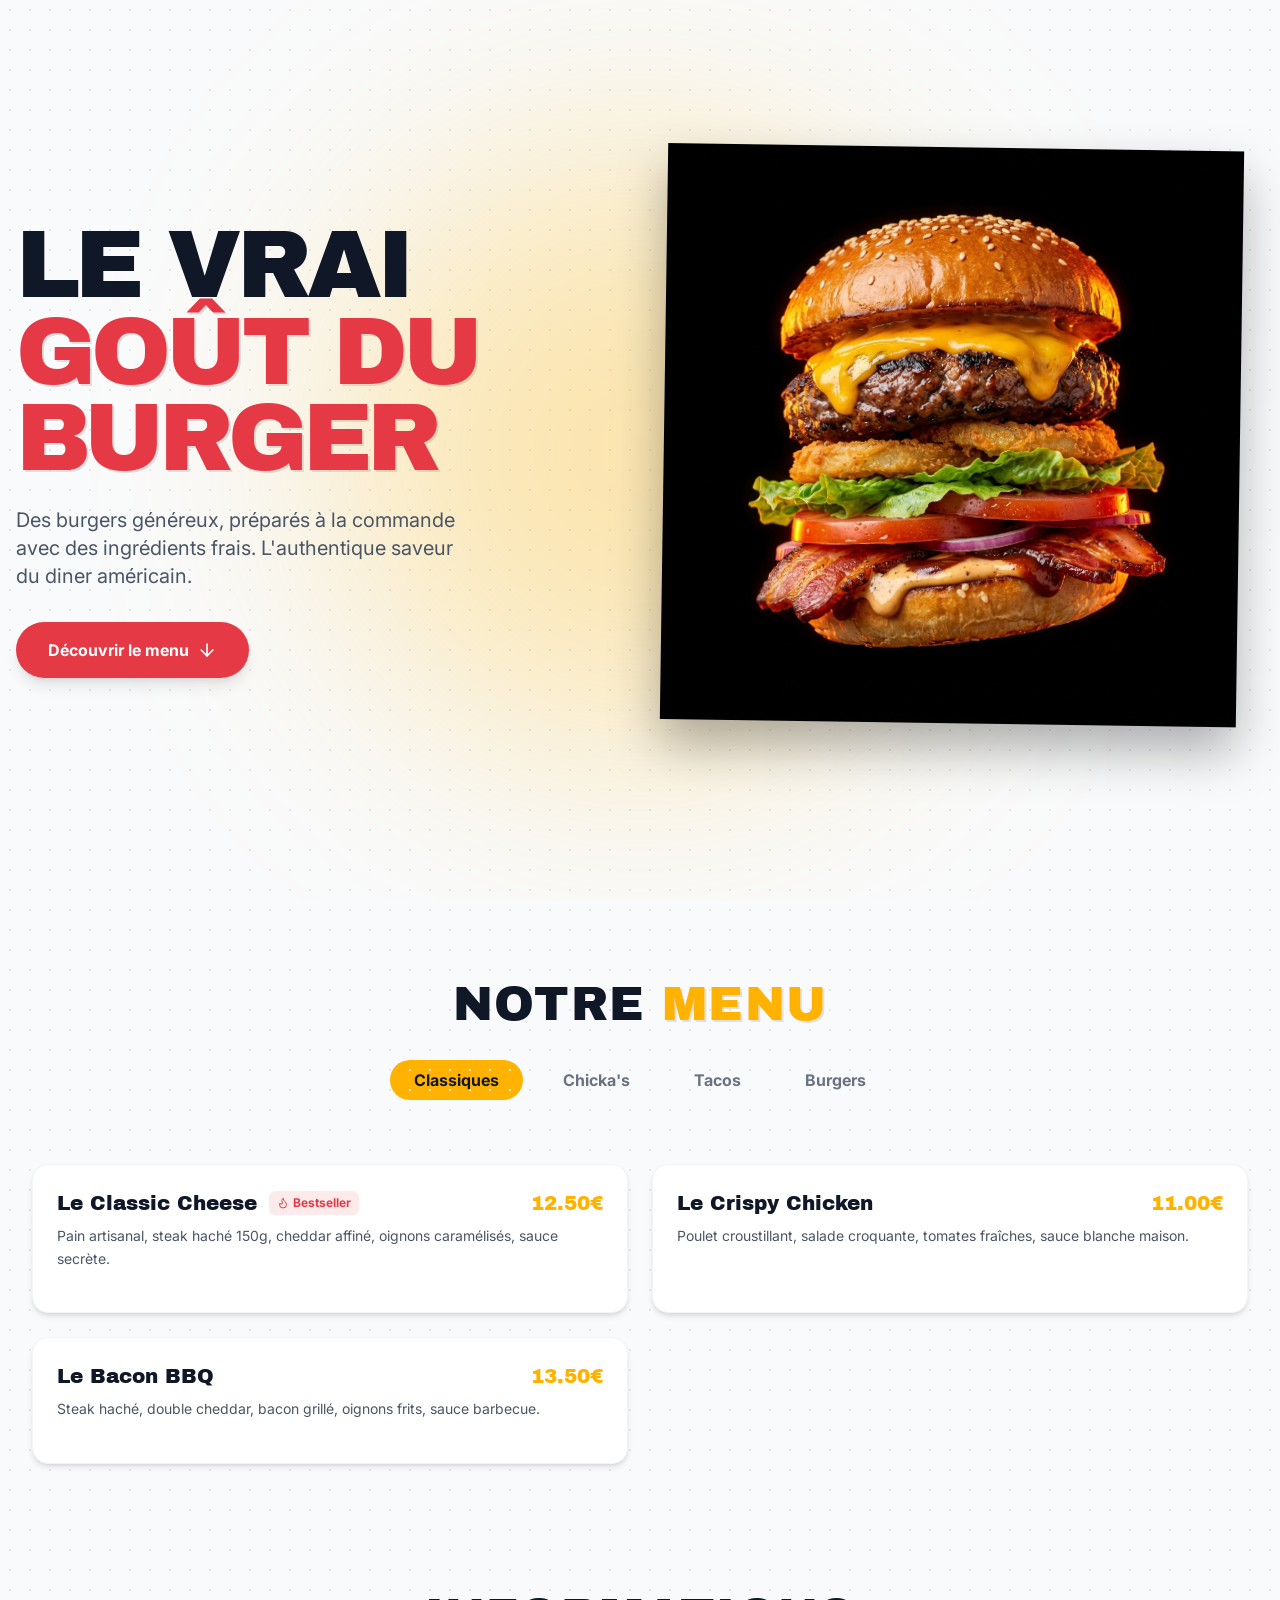
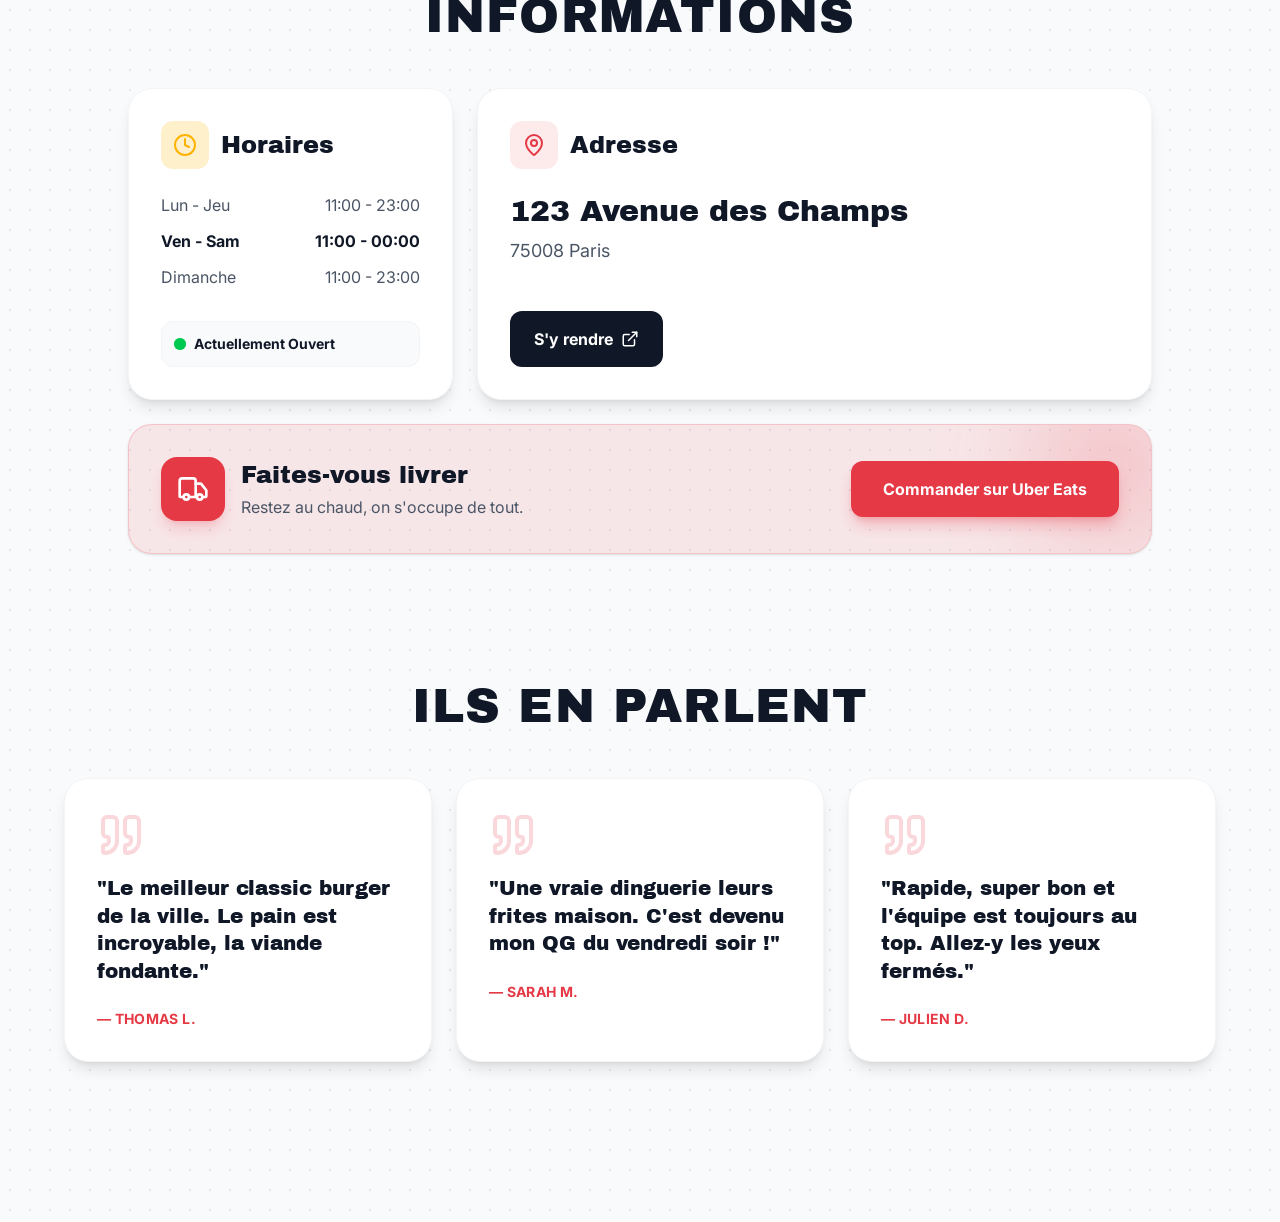
<file: projets/ya-ka-manger/index.html>
<!doctype html>
<html lang="fr">
  <head>
    <meta charset="UTF-8" />
    <link rel="icon" type="image/svg+xml" href="/vite.svg" />
    <meta name="viewport" content="width=device-width, initial-scale=1.0" />
    <title>Classic Burger - Fast Food & Diner</title>
    
    <!-- Google Fonts: Archivo Black (Display) & Inter (Body) -->
    <link rel="preconnect" href="https://fonts.googleapis.com">
    <link rel="preconnect" href="https://fonts.gstatic.com" crossorigin>
    <link href="https://fonts.googleapis.com/css2?family=Archivo+Black&family=Inter:ital,opsz,wght@0,14..32,100..900;1,14..32,100..900&display=swap" rel="stylesheet">
    <script type="module" crossorigin src="./assets/index-CrniWJkH.js"></script>
    <link rel="stylesheet" crossorigin href="./assets/index-CWWIq5dw.css">
  </head>
  <body>
    <div id="root"></div>
  </body>
</html>
</file>
<file: projets/ya-ka-manger/assets/index-CWWIq5dw.css>
/*! tailwindcss v4.2.4 | MIT License | https://tailwindcss.com */
@layer properties{@supports (((-webkit-hyphens:none)) and (not (margin-trim:inline))) or ((-moz-orient:inline) and (not (color:rgb(from red r g b)))){*,:before,:after,::backdrop{--tw-translate-x:0;--tw-translate-y:0;--tw-translate-z:0;--tw-rotate-x:initial;--tw-rotate-y:initial;--tw-rotate-z:initial;--tw-skew-x:initial;--tw-skew-y:initial;--tw-space-y-reverse:0;--tw-space-x-reverse:0;--tw-border-style:solid;--tw-gradient-position:initial;--tw-gradient-from:#0000;--tw-gradient-via:#0000;--tw-gradient-to:#0000;--tw-gradient-stops:initial;--tw-gradient-via-stops:initial;--tw-gradient-from-position:0%;--tw-gradient-via-position:50%;--tw-gradient-to-position:100%;--tw-leading:initial;--tw-font-weight:initial;--tw-tracking:initial;--tw-shadow:0 0 #0000;--tw-shadow-color:initial;--tw-shadow-alpha:100%;--tw-inset-shadow:0 0 #0000;--tw-inset-shadow-color:initial;--tw-inset-shadow-alpha:100%;--tw-ring-color:initial;--tw-ring-shadow:0 0 #0000;--tw-inset-ring-color:initial;--tw-inset-ring-shadow:0 0 #0000;--tw-ring-inset:initial;--tw-ring-offset-width:0px;--tw-ring-offset-color:#fff;--tw-ring-offset-shadow:0 0 #0000;--tw-blur:initial;--tw-brightness:initial;--tw-contrast:initial;--tw-grayscale:initial;--tw-hue-rotate:initial;--tw-invert:initial;--tw-opacity:initial;--tw-saturate:initial;--tw-sepia:initial;--tw-drop-shadow:initial;--tw-drop-shadow-color:initial;--tw-drop-shadow-alpha:100%;--tw-drop-shadow-size:initial}}}@layer theme{:root,:host{--font-sans:ui-sans-serif, system-ui, sans-serif, "Apple Color Emoji", "Segoe UI Emoji", "Segoe UI Symbol", "Noto Color Emoji";--font-mono:ui-monospace, SFMono-Regular, Menlo, Monaco, Consolas, "Liberation Mono", "Courier New", monospace;--color-red-400:oklch(70.4% .191 22.216);--color-red-500:oklch(63.7% .237 25.331);--color-red-700:oklch(50.5% .213 27.518);--color-green-400:oklch(79.2% .209 151.711);--color-green-500:oklch(72.3% .219 149.579);--color-gray-50:oklch(98.5% .002 247.839);--color-gray-100:oklch(96.7% .003 264.542);--color-gray-500:oklch(55.1% .027 264.364);--color-gray-600:oklch(44.6% .03 256.802);--color-gray-800:oklch(27.8% .033 256.848);--color-gray-900:oklch(21% .034 264.665);--color-white:#fff;--spacing:.25rem;--container-md:28rem;--container-lg:32rem;--container-xl:36rem;--container-5xl:64rem;--container-6xl:72rem;--container-7xl:80rem;--text-xs:.75rem;--text-xs--line-height:calc(1 / .75);--text-sm:.875rem;--text-sm--line-height:calc(1.25 / .875);--text-base:1rem;--text-base--line-height:calc(1.5 / 1);--text-lg:1.125rem;--text-lg--line-height:calc(1.75 / 1.125);--text-xl:1.25rem;--text-xl--line-height:calc(1.75 / 1.25);--text-2xl:1.5rem;--text-2xl--line-height:calc(2 / 1.5);--text-3xl:1.875rem;--text-3xl--line-height:calc(2.25 / 1.875);--text-4xl:2.25rem;--text-4xl--line-height:calc(2.5 / 2.25);--text-5xl:3rem;--text-5xl--line-height:1;--text-6xl:3.75rem;--text-6xl--line-height:1;--text-7xl:4.5rem;--text-7xl--line-height:1;--text-8xl:6rem;--text-8xl--line-height:1;--font-weight-bold:700;--tracking-tighter:-.05em;--tracking-wide:.025em;--leading-snug:1.375;--leading-relaxed:1.625;--radius-md:.375rem;--radius-xl:.75rem;--radius-2xl:1rem;--radius-3xl:1.5rem;--drop-shadow-2xl:0 25px 25px #00000026;--animate-ping:ping 1s cubic-bezier(0, 0, .2, 1) infinite;--default-transition-duration:.15s;--default-transition-timing-function:cubic-bezier(.4, 0, .2, 1);--default-font-family:var(--font-sans);--default-mono-font-family:var(--font-mono);--color-primary:#e63946;--color-secondary:#ffb300;--color-background:#f9fafb;--color-surface:#fff;--font-display:"Archivo Black", sans-serif;--font-body:"Inter", sans-serif}}@layer base{*,:after,:before,::backdrop{box-sizing:border-box;border:0 solid;margin:0;padding:0}::file-selector-button{box-sizing:border-box;border:0 solid;margin:0;padding:0}html,:host{-webkit-text-size-adjust:100%;tab-size:4;line-height:1.5;font-family:var(--default-font-family,ui-sans-serif, system-ui, sans-serif, "Apple Color Emoji", "Segoe UI Emoji", "Segoe UI Symbol", "Noto Color Emoji");font-feature-settings:var(--default-font-feature-settings,normal);font-variation-settings:var(--default-font-variation-settings,normal);-webkit-tap-highlight-color:transparent}hr{height:0;color:inherit;border-top-width:1px}abbr:where([title]){-webkit-text-decoration:underline dotted;text-decoration:underline dotted}h1,h2,h3,h4,h5,h6{font-size:inherit;font-weight:inherit}a{color:inherit;-webkit-text-decoration:inherit;-webkit-text-decoration:inherit;-webkit-text-decoration:inherit;-webkit-text-decoration:inherit;text-decoration:inherit}b,strong{font-weight:bolder}code,kbd,samp,pre{font-family:var(--default-mono-font-family,ui-monospace, SFMono-Regular, Menlo, Monaco, Consolas, "Liberation Mono", "Courier New", monospace);font-feature-settings:var(--default-mono-font-feature-settings,normal);font-variation-settings:var(--default-mono-font-variation-settings,normal);font-size:1em}small{font-size:80%}sub,sup{vertical-align:baseline;font-size:75%;line-height:0;position:relative}sub{bottom:-.25em}sup{top:-.5em}table{text-indent:0;border-color:inherit;border-collapse:collapse}:-moz-focusring{outline:auto}progress{vertical-align:baseline}summary{display:list-item}ol,ul,menu{list-style:none}img,svg,video,canvas,audio,iframe,embed,object{vertical-align:middle;display:block}img,video{max-width:100%;height:auto}button,input,select,optgroup,textarea{font:inherit;font-feature-settings:inherit;font-variation-settings:inherit;letter-spacing:inherit;color:inherit;opacity:1;background-color:#0000;border-radius:0}::file-selector-button{font:inherit;font-feature-settings:inherit;font-variation-settings:inherit;letter-spacing:inherit;color:inherit;opacity:1;background-color:#0000;border-radius:0}:where(select:is([multiple],[size])) optgroup{font-weight:bolder}:where(select:is([multiple],[size])) optgroup option{padding-inline-start:20px}::file-selector-button{margin-inline-end:4px}::placeholder{opacity:1}@supports (not ((-webkit-appearance:-apple-pay-button))) or (contain-intrinsic-size:1px){::placeholder{color:currentColor}@supports (color:color-mix(in lab, red, red)){::placeholder{color:color-mix(in oklab, currentcolor 50%, transparent)}}}textarea{resize:vertical}::-webkit-search-decoration{-webkit-appearance:none}::-webkit-date-and-time-value{min-height:1lh;text-align:inherit}::-webkit-datetime-edit{display:inline-flex}::-webkit-datetime-edit-fields-wrapper{padding:0}::-webkit-datetime-edit{padding-block:0}::-webkit-datetime-edit-year-field{padding-block:0}::-webkit-datetime-edit-month-field{padding-block:0}::-webkit-datetime-edit-day-field{padding-block:0}::-webkit-datetime-edit-hour-field{padding-block:0}::-webkit-datetime-edit-minute-field{padding-block:0}::-webkit-datetime-edit-second-field{padding-block:0}::-webkit-datetime-edit-millisecond-field{padding-block:0}::-webkit-datetime-edit-meridiem-field{padding-block:0}::-webkit-calendar-picker-indicator{line-height:1}:-moz-ui-invalid{box-shadow:none}button,input:where([type=button],[type=reset],[type=submit]){appearance:button}::file-selector-button{appearance:button}::-webkit-inner-spin-button{height:auto}::-webkit-outer-spin-button{height:auto}[hidden]:where(:not([hidden=until-found])){display:none!important}}@layer components;@layer utilities{.pointer-events-none{pointer-events:none}.absolute{position:absolute}.fixed{position:fixed}.relative{position:relative}.inset-0{inset:calc(var(--spacing) * 0)}.-top-10{top:calc(var(--spacing) * -10)}.top-1\/2{top:50%}.-right-10{right:calc(var(--spacing) * -10)}.bottom-8{bottom:calc(var(--spacing) * 8)}.left-1\/2{left:50%}.-z-10{z-index:calc(10 * -1)}.z-10{z-index:10}.z-20{z-index:20}.z-50{z-index:50}.container{width:100%}@media (width>=40rem){.container{max-width:40rem}}@media (width>=48rem){.container{max-width:48rem}}@media (width>=64rem){.container{max-width:64rem}}@media (width>=80rem){.container{max-width:80rem}}@media (width>=96rem){.container{max-width:96rem}}.mx-auto{margin-inline:auto}.mb-1{margin-bottom:calc(var(--spacing) * 1)}.mb-2{margin-bottom:calc(var(--spacing) * 2)}.mb-4{margin-bottom:calc(var(--spacing) * 4)}.mb-6{margin-bottom:calc(var(--spacing) * 6)}.mb-8{margin-bottom:calc(var(--spacing) * 8)}.mb-12{margin-bottom:calc(var(--spacing) * 12)}.mb-20{margin-bottom:calc(var(--spacing) * 20)}.flex{display:flex}.grid{display:grid}.inline-flex{display:inline-flex}.h-3{height:calc(var(--spacing) * 3)}.h-40{height:calc(var(--spacing) * 40)}.h-\[300px\]{height:300px}.h-auto{height:auto}.h-full{height:100%}.min-h-\[300px\]{min-height:300px}.min-h-screen{min-height:100vh}.w-3{width:calc(var(--spacing) * 3)}.w-40{width:calc(var(--spacing) * 40)}.w-\[300px\]{width:300px}.w-full{width:100%}.max-w-5xl{max-width:var(--container-5xl)}.max-w-6xl{max-width:var(--container-6xl)}.max-w-7xl{max-width:var(--container-7xl)}.max-w-full{max-width:100%}.max-w-md{max-width:var(--container-md)}.-translate-x-1\/2{--tw-translate-x:calc(calc(1 / 2 * 100%) * -1);translate:var(--tw-translate-x) var(--tw-translate-y)}.-translate-y-1\/2{--tw-translate-y:calc(calc(1 / 2 * 100%) * -1);translate:var(--tw-translate-x) var(--tw-translate-y)}.transform{transform:var(--tw-rotate-x,) var(--tw-rotate-y,) var(--tw-rotate-z,) var(--tw-skew-x,) var(--tw-skew-y,)}.animate-ping{animation:var(--animate-ping)}.cursor-pointer{cursor:pointer}.scroll-mt-24{scroll-margin-top:calc(var(--spacing) * 24)}.grid-cols-1{grid-template-columns:repeat(1,minmax(0,1fr))}.flex-col{flex-direction:column}.items-center{align-items:center}.items-start{align-items:flex-start}.justify-between{justify-content:space-between}.justify-center{justify-content:center}.gap-1{gap:calc(var(--spacing) * 1)}.gap-2{gap:calc(var(--spacing) * 2)}.gap-3{gap:calc(var(--spacing) * 3)}.gap-4{gap:calc(var(--spacing) * 4)}.gap-6{gap:calc(var(--spacing) * 6)}:where(.space-y-3>:not(:last-child)){--tw-space-y-reverse:0;margin-block-start:calc(calc(var(--spacing) * 3) * var(--tw-space-y-reverse));margin-block-end:calc(calc(var(--spacing) * 3) * calc(1 - var(--tw-space-y-reverse)))}:where(.space-y-32>:not(:last-child)){--tw-space-y-reverse:0;margin-block-start:calc(calc(var(--spacing) * 32) * var(--tw-space-y-reverse));margin-block-end:calc(calc(var(--spacing) * 32) * calc(1 - var(--tw-space-y-reverse)))}:where(.space-x-2>:not(:last-child)){--tw-space-x-reverse:0;margin-inline-start:calc(calc(var(--spacing) * 2) * var(--tw-space-x-reverse));margin-inline-end:calc(calc(var(--spacing) * 2) * calc(1 - var(--tw-space-x-reverse)))}.self-start{align-self:flex-start}.overflow-hidden{overflow:hidden}.overflow-x-auto{overflow-x:auto}.rounded-2xl{border-radius:var(--radius-2xl)}.rounded-3xl{border-radius:var(--radius-3xl)}.rounded-full{border-radius:3.40282e38px}.rounded-md{border-radius:var(--radius-md)}.rounded-xl{border-radius:var(--radius-xl)}.border{border-style:var(--tw-border-style);border-width:1px}.border-gray-100{border-color:var(--color-gray-100)}.border-primary\/20{border-color:#e6394633}@supports (color:color-mix(in lab, red, red)){.border-primary\/20{border-color:color-mix(in oklab, var(--color-primary) 20%, transparent)}}.bg-gray-50{background-color:var(--color-gray-50)}.bg-gray-900{background-color:var(--color-gray-900)}.bg-green-400{background-color:var(--color-green-400)}.bg-green-500{background-color:var(--color-green-500)}.bg-primary{background-color:var(--color-primary)}.bg-primary\/10{background-color:#e639461a}@supports (color:color-mix(in lab, red, red)){.bg-primary\/10{background-color:color-mix(in oklab, var(--color-primary) 10%, transparent)}}.bg-primary\/20{background-color:#e6394633}@supports (color:color-mix(in lab, red, red)){.bg-primary\/20{background-color:color-mix(in oklab, var(--color-primary) 20%, transparent)}}.bg-red-400{background-color:var(--color-red-400)}.bg-red-500{background-color:var(--color-red-500)}.bg-secondary{background-color:var(--color-secondary)}.bg-secondary\/20{background-color:#ffb30033}@supports (color:color-mix(in lab, red, red)){.bg-secondary\/20{background-color:color-mix(in oklab, var(--color-secondary) 20%, transparent)}}.bg-secondary\/30{background-color:#ffb3004d}@supports (color:color-mix(in lab, red, red)){.bg-secondary\/30{background-color:color-mix(in oklab, var(--color-secondary) 30%, transparent)}}.bg-surface{background-color:var(--color-surface)}.bg-gradient-to-br{--tw-gradient-position:to bottom right in oklab;background-image:linear-gradient(var(--tw-gradient-stops))}.from-primary\/5{--tw-gradient-from:#e639460d}@supports (color:color-mix(in lab, red, red)){.from-primary\/5{--tw-gradient-from:color-mix(in oklab, var(--color-primary) 5%, transparent)}}.from-primary\/5{--tw-gradient-stops:var(--tw-gradient-via-stops,var(--tw-gradient-position), var(--tw-gradient-from) var(--tw-gradient-from-position), var(--tw-gradient-to) var(--tw-gradient-to-position))}.to-transparent{--tw-gradient-to:transparent;--tw-gradient-stops:var(--tw-gradient-via-stops,var(--tw-gradient-position), var(--tw-gradient-from) var(--tw-gradient-from-position), var(--tw-gradient-to) var(--tw-gradient-to-position))}.object-contain{object-fit:contain}.p-3{padding:calc(var(--spacing) * 3)}.p-4{padding:calc(var(--spacing) * 4)}.p-6{padding:calc(var(--spacing) * 6)}.p-8{padding:calc(var(--spacing) * 8)}.px-2{padding-inline:calc(var(--spacing) * 2)}.px-4{padding-inline:calc(var(--spacing) * 4)}.px-6{padding-inline:calc(var(--spacing) * 6)}.px-8{padding-inline:calc(var(--spacing) * 8)}.py-1{padding-block:calc(var(--spacing) * 1)}.py-2{padding-block:calc(var(--spacing) * 2)}.py-4{padding-block:calc(var(--spacing) * 4)}.py-20{padding-block:calc(var(--spacing) * 20)}.pt-20{padding-top:calc(var(--spacing) * 20)}.pr-8{padding-right:calc(var(--spacing) * 8)}.pb-4{padding-bottom:calc(var(--spacing) * 4)}.text-center{text-align:center}.font-body{font-family:var(--font-body)}.font-display{font-family:var(--font-display)}.text-2xl{font-size:var(--text-2xl);line-height:var(--tw-leading,var(--text-2xl--line-height))}.text-3xl{font-size:var(--text-3xl);line-height:var(--tw-leading,var(--text-3xl--line-height))}.text-4xl{font-size:var(--text-4xl);line-height:var(--tw-leading,var(--text-4xl--line-height))}.text-6xl{font-size:var(--text-6xl);line-height:var(--tw-leading,var(--text-6xl--line-height))}.text-lg{font-size:var(--text-lg);line-height:var(--tw-leading,var(--text-lg--line-height))}.text-sm{font-size:var(--text-sm);line-height:var(--tw-leading,var(--text-sm--line-height))}.text-xl{font-size:var(--text-xl);line-height:var(--tw-leading,var(--text-xl--line-height))}.text-xs{font-size:var(--text-xs);line-height:var(--tw-leading,var(--text-xs--line-height))}.leading-\[0\.9\]{--tw-leading:.9;line-height:.9}.leading-relaxed{--tw-leading:var(--leading-relaxed);line-height:var(--leading-relaxed)}.leading-snug{--tw-leading:var(--leading-snug);line-height:var(--leading-snug)}.font-bold{--tw-font-weight:var(--font-weight-bold);font-weight:var(--font-weight-bold)}.tracking-tighter{--tw-tracking:var(--tracking-tighter);letter-spacing:var(--tracking-tighter)}.tracking-wide{--tw-tracking:var(--tracking-wide);letter-spacing:var(--tracking-wide)}.whitespace-nowrap{white-space:nowrap}.text-gray-500{color:var(--color-gray-500)}.text-gray-600{color:var(--color-gray-600)}.text-gray-900{color:var(--color-gray-900)}.text-primary{color:var(--color-primary)}.text-primary\/20{color:#e6394633}@supports (color:color-mix(in lab, red, red)){.text-primary\/20{color:color-mix(in oklab, var(--color-primary) 20%, transparent)}}.text-secondary{color:var(--color-secondary)}.text-white{color:var(--color-white)}.uppercase{text-transform:uppercase}.opacity-0{opacity:0}.opacity-75{opacity:.75}.shadow-lg{--tw-shadow:0 10px 15px -3px var(--tw-shadow-color,#0000001a), 0 4px 6px -4px var(--tw-shadow-color,#0000001a);box-shadow:var(--tw-inset-shadow), var(--tw-inset-ring-shadow), var(--tw-ring-offset-shadow), var(--tw-ring-shadow), var(--tw-shadow)}.shadow-md{--tw-shadow:0 4px 6px -1px var(--tw-shadow-color,#0000001a), 0 2px 4px -2px var(--tw-shadow-color,#0000001a);box-shadow:var(--tw-inset-shadow), var(--tw-inset-ring-shadow), var(--tw-ring-offset-shadow), var(--tw-ring-shadow), var(--tw-shadow)}.shadow-sm{--tw-shadow:0 1px 3px 0 var(--tw-shadow-color,#0000001a), 0 1px 2px -1px var(--tw-shadow-color,#0000001a);box-shadow:var(--tw-inset-shadow), var(--tw-inset-ring-shadow), var(--tw-ring-offset-shadow), var(--tw-ring-shadow), var(--tw-shadow)}.shadow-xl{--tw-shadow:0 20px 25px -5px var(--tw-shadow-color,#0000001a), 0 8px 10px -6px var(--tw-shadow-color,#0000001a);box-shadow:var(--tw-inset-shadow), var(--tw-inset-ring-shadow), var(--tw-ring-offset-shadow), var(--tw-ring-shadow), var(--tw-shadow)}.shadow-primary\/20{--tw-shadow-color:#e6394633}@supports (color:color-mix(in lab, red, red)){.shadow-primary\/20{--tw-shadow-color:color-mix(in oklab, color-mix(in oklab, var(--color-primary) 20%, transparent) var(--tw-shadow-alpha), transparent)}}.shadow-primary\/30{--tw-shadow-color:#e639464d}@supports (color:color-mix(in lab, red, red)){.shadow-primary\/30{--tw-shadow-color:color-mix(in oklab, color-mix(in oklab, var(--color-primary) 30%, transparent) var(--tw-shadow-alpha), transparent)}}.blur-\[50px\]{--tw-blur:blur(50px);filter:var(--tw-blur,) var(--tw-brightness,) var(--tw-contrast,) var(--tw-grayscale,) var(--tw-hue-rotate,) var(--tw-invert,) var(--tw-saturate,) var(--tw-sepia,) var(--tw-drop-shadow,)}.blur-\[100px\]{--tw-blur:blur(100px);filter:var(--tw-blur,) var(--tw-brightness,) var(--tw-contrast,) var(--tw-grayscale,) var(--tw-hue-rotate,) var(--tw-invert,) var(--tw-saturate,) var(--tw-sepia,) var(--tw-drop-shadow,)}.drop-shadow-2xl{--tw-drop-shadow-size:drop-shadow(0 25px 25px var(--tw-drop-shadow-color,#00000026));--tw-drop-shadow:drop-shadow(var(--drop-shadow-2xl));filter:var(--tw-blur,) var(--tw-brightness,) var(--tw-contrast,) var(--tw-grayscale,) var(--tw-hue-rotate,) var(--tw-invert,) var(--tw-saturate,) var(--tw-sepia,) var(--tw-drop-shadow,)}.filter{filter:var(--tw-blur,) var(--tw-brightness,) var(--tw-contrast,) var(--tw-grayscale,) var(--tw-hue-rotate,) var(--tw-invert,) var(--tw-saturate,) var(--tw-sepia,) var(--tw-drop-shadow,)}.transition{transition-property:color,background-color,border-color,outline-color,text-decoration-color,fill,stroke,--tw-gradient-from,--tw-gradient-via,--tw-gradient-to,opacity,box-shadow,transform,translate,scale,rotate,filter,-webkit-backdrop-filter,backdrop-filter,display,content-visibility,overlay,pointer-events;transition-timing-function:var(--tw-ease,var(--default-transition-timing-function));transition-duration:var(--tw-duration,var(--default-transition-duration))}.transition-all{transition-property:all;transition-timing-function:var(--tw-ease,var(--default-transition-timing-function));transition-duration:var(--tw-duration,var(--default-transition-duration))}.transition-colors{transition-property:color,background-color,border-color,outline-color,text-decoration-color,fill,stroke,--tw-gradient-from,--tw-gradient-via,--tw-gradient-to;transition-timing-function:var(--tw-ease,var(--default-transition-timing-function));transition-duration:var(--tw-duration,var(--default-transition-duration))}.transition-opacity{transition-property:opacity;transition-timing-function:var(--tw-ease,var(--default-transition-timing-function));transition-duration:var(--tw-duration,var(--default-transition-duration))}.transition-transform{transition-property:transform,translate,scale,rotate;transition-timing-function:var(--tw-ease,var(--default-transition-timing-function));transition-duration:var(--tw-duration,var(--default-transition-duration))}@media (hover:hover){.group-hover\:-translate-y-1:is(:where(.group):hover *){--tw-translate-y:calc(var(--spacing) * -1);translate:var(--tw-translate-x) var(--tw-translate-y)}.group-hover\:opacity-100:is(:where(.group):hover *){opacity:1}.hover\:border-primary\/20:hover{border-color:#e6394633}@supports (color:color-mix(in lab, red, red)){.hover\:border-primary\/20:hover{border-color:color-mix(in oklab, var(--color-primary) 20%, transparent)}}.hover\:border-primary\/30:hover{border-color:#e639464d}@supports (color:color-mix(in lab, red, red)){.hover\:border-primary\/30:hover{border-color:color-mix(in oklab, var(--color-primary) 30%, transparent)}}.hover\:bg-\[\#E64A19\]:hover{background-color:#e64a19}.hover\:bg-gray-800:hover{background-color:var(--color-gray-800)}.hover\:bg-red-700:hover{background-color:var(--color-red-700)}.hover\:text-gray-900:hover{color:var(--color-gray-900)}.hover\:shadow-2xl:hover{--tw-shadow:0 25px 50px -12px var(--tw-shadow-color,#00000040);box-shadow:var(--tw-inset-shadow), var(--tw-inset-ring-shadow), var(--tw-ring-offset-shadow), var(--tw-ring-shadow), var(--tw-shadow)}.hover\:shadow-xl:hover{--tw-shadow:0 20px 25px -5px var(--tw-shadow-color,#0000001a), 0 8px 10px -6px var(--tw-shadow-color,#0000001a);box-shadow:var(--tw-inset-shadow), var(--tw-inset-ring-shadow), var(--tw-ring-offset-shadow), var(--tw-ring-shadow), var(--tw-shadow)}}@media (width>=40rem){.sm\:w-auto{width:auto}.sm\:flex-row{flex-direction:row}.sm\:px-6{padding-inline:calc(var(--spacing) * 6)}}@media (width>=48rem){.md\:col-span-1{grid-column:span 1/span 1}.md\:col-span-2{grid-column:span 2/span 2}.md\:col-span-3{grid-column:span 3/span 3}.md\:mx-0{margin-inline:calc(var(--spacing) * 0)}.md\:mb-0{margin-bottom:calc(var(--spacing) * 0)}.md\:h-\[600px\]{height:600px}.md\:w-1\/2{width:50%}.md\:w-\[600px\]{width:600px}.md\:max-w-lg{max-width:var(--container-lg)}.md\:grid-cols-2{grid-template-columns:repeat(2,minmax(0,1fr))}.md\:grid-cols-3{grid-template-columns:repeat(3,minmax(0,1fr))}.md\:flex-row{flex-direction:row}:where(.md\:space-x-4>:not(:last-child)){--tw-space-x-reverse:0;margin-inline-start:calc(calc(var(--spacing) * 4) * var(--tw-space-x-reverse));margin-inline-end:calc(calc(var(--spacing) * 4) * calc(1 - var(--tw-space-x-reverse)))}.md\:pt-0{padding-top:calc(var(--spacing) * 0)}.md\:text-left{text-align:left}.md\:text-5xl{font-size:var(--text-5xl);line-height:var(--tw-leading,var(--text-5xl--line-height))}.md\:text-7xl{font-size:var(--text-7xl);line-height:var(--tw-leading,var(--text-7xl--line-height))}.md\:text-base{font-size:var(--text-base);line-height:var(--tw-leading,var(--text-base--line-height))}.md\:text-xl{font-size:var(--text-xl);line-height:var(--tw-leading,var(--text-xl--line-height))}.md\:blur-\[120px\]{--tw-blur:blur(120px);filter:var(--tw-blur,) var(--tw-brightness,) var(--tw-contrast,) var(--tw-grayscale,) var(--tw-hue-rotate,) var(--tw-invert,) var(--tw-saturate,) var(--tw-sepia,) var(--tw-drop-shadow,)}}@media (width>=64rem){.lg\:max-w-xl{max-width:var(--container-xl)}.lg\:px-8{padding-inline:calc(var(--spacing) * 8)}.lg\:text-8xl{font-size:var(--text-8xl);line-height:var(--tw-leading,var(--text-8xl--line-height))}}.bg-pattern{background-image:radial-gradient(#e5e7eb 1px,#0000 1px);background-size:20px 20px}.text-shadow-classic{text-shadow:2px 2px #0000001a}}html,body{margin:0;padding:0;overflow-x:hidden}body{background-color:var(--color-background);font-family:var(--font-body);color:var(--color-gray-900);-webkit-font-smoothing:antialiased;-moz-osx-font-smoothing:grayscale}@property --tw-translate-x{syntax:"*";inherits:false;initial-value:0}@property --tw-translate-y{syntax:"*";inherits:false;initial-value:0}@property --tw-translate-z{syntax:"*";inherits:false;initial-value:0}@property --tw-rotate-x{syntax:"*";inherits:false}@property --tw-rotate-y{syntax:"*";inherits:false}@property --tw-rotate-z{syntax:"*";inherits:false}@property --tw-skew-x{syntax:"*";inherits:false}@property --tw-skew-y{syntax:"*";inherits:false}@property --tw-space-y-reverse{syntax:"*";inherits:false;initial-value:0}@property --tw-space-x-reverse{syntax:"*";inherits:false;initial-value:0}@property --tw-border-style{syntax:"*";inherits:false;initial-value:solid}@property --tw-gradient-position{syntax:"*";inherits:false}@property --tw-gradient-from{syntax:"<color>";inherits:false;initial-value:#0000}@property --tw-gradient-via{syntax:"<color>";inherits:false;initial-value:#0000}@property --tw-gradient-to{syntax:"<color>";inherits:false;initial-value:#0000}@property --tw-gradient-stops{syntax:"*";inherits:false}@property --tw-gradient-via-stops{syntax:"*";inherits:false}@property --tw-gradient-from-position{syntax:"<length-percentage>";inherits:false;initial-value:0%}@property --tw-gradient-via-position{syntax:"<length-percentage>";inherits:false;initial-value:50%}@property --tw-gradient-to-position{syntax:"<length-percentage>";inherits:false;initial-value:100%}@property --tw-leading{syntax:"*";inherits:false}@property --tw-font-weight{syntax:"*";inherits:false}@property --tw-tracking{syntax:"*";inherits:false}@property --tw-shadow{syntax:"*";inherits:false;initial-value:0 0 #0000}@property --tw-shadow-color{syntax:"*";inherits:false}@property --tw-shadow-alpha{syntax:"<percentage>";inherits:false;initial-value:100%}@property --tw-inset-shadow{syntax:"*";inherits:false;initial-value:0 0 #0000}@property --tw-inset-shadow-color{syntax:"*";inherits:false}@property --tw-inset-shadow-alpha{syntax:"<percentage>";inherits:false;initial-value:100%}@property --tw-ring-color{syntax:"*";inherits:false}@property --tw-ring-shadow{syntax:"*";inherits:false;initial-value:0 0 #0000}@property --tw-inset-ring-color{syntax:"*";inherits:false}@property --tw-inset-ring-shadow{syntax:"*";inherits:false;initial-value:0 0 #0000}@property --tw-ring-inset{syntax:"*";inherits:false}@property --tw-ring-offset-width{syntax:"<length>";inherits:false;initial-value:0}@property --tw-ring-offset-color{syntax:"*";inherits:false;initial-value:#fff}@property --tw-ring-offset-shadow{syntax:"*";inherits:false;initial-value:0 0 #0000}@property --tw-blur{syntax:"*";inherits:false}@property --tw-brightness{syntax:"*";inherits:false}@property --tw-contrast{syntax:"*";inherits:false}@property --tw-grayscale{syntax:"*";inherits:false}@property --tw-hue-rotate{syntax:"*";inherits:false}@property --tw-invert{syntax:"*";inherits:false}@property --tw-opacity{syntax:"*";inherits:false}@property --tw-saturate{syntax:"*";inherits:false}@property --tw-sepia{syntax:"*";inherits:false}@property --tw-drop-shadow{syntax:"*";inherits:false}@property --tw-drop-shadow-color{syntax:"*";inherits:false}@property --tw-drop-shadow-alpha{syntax:"<percentage>";inherits:false;initial-value:100%}@property --tw-drop-shadow-size{syntax:"*";inherits:false}@keyframes ping{75%,to{opacity:0;transform:scale(2)}}
</file>
